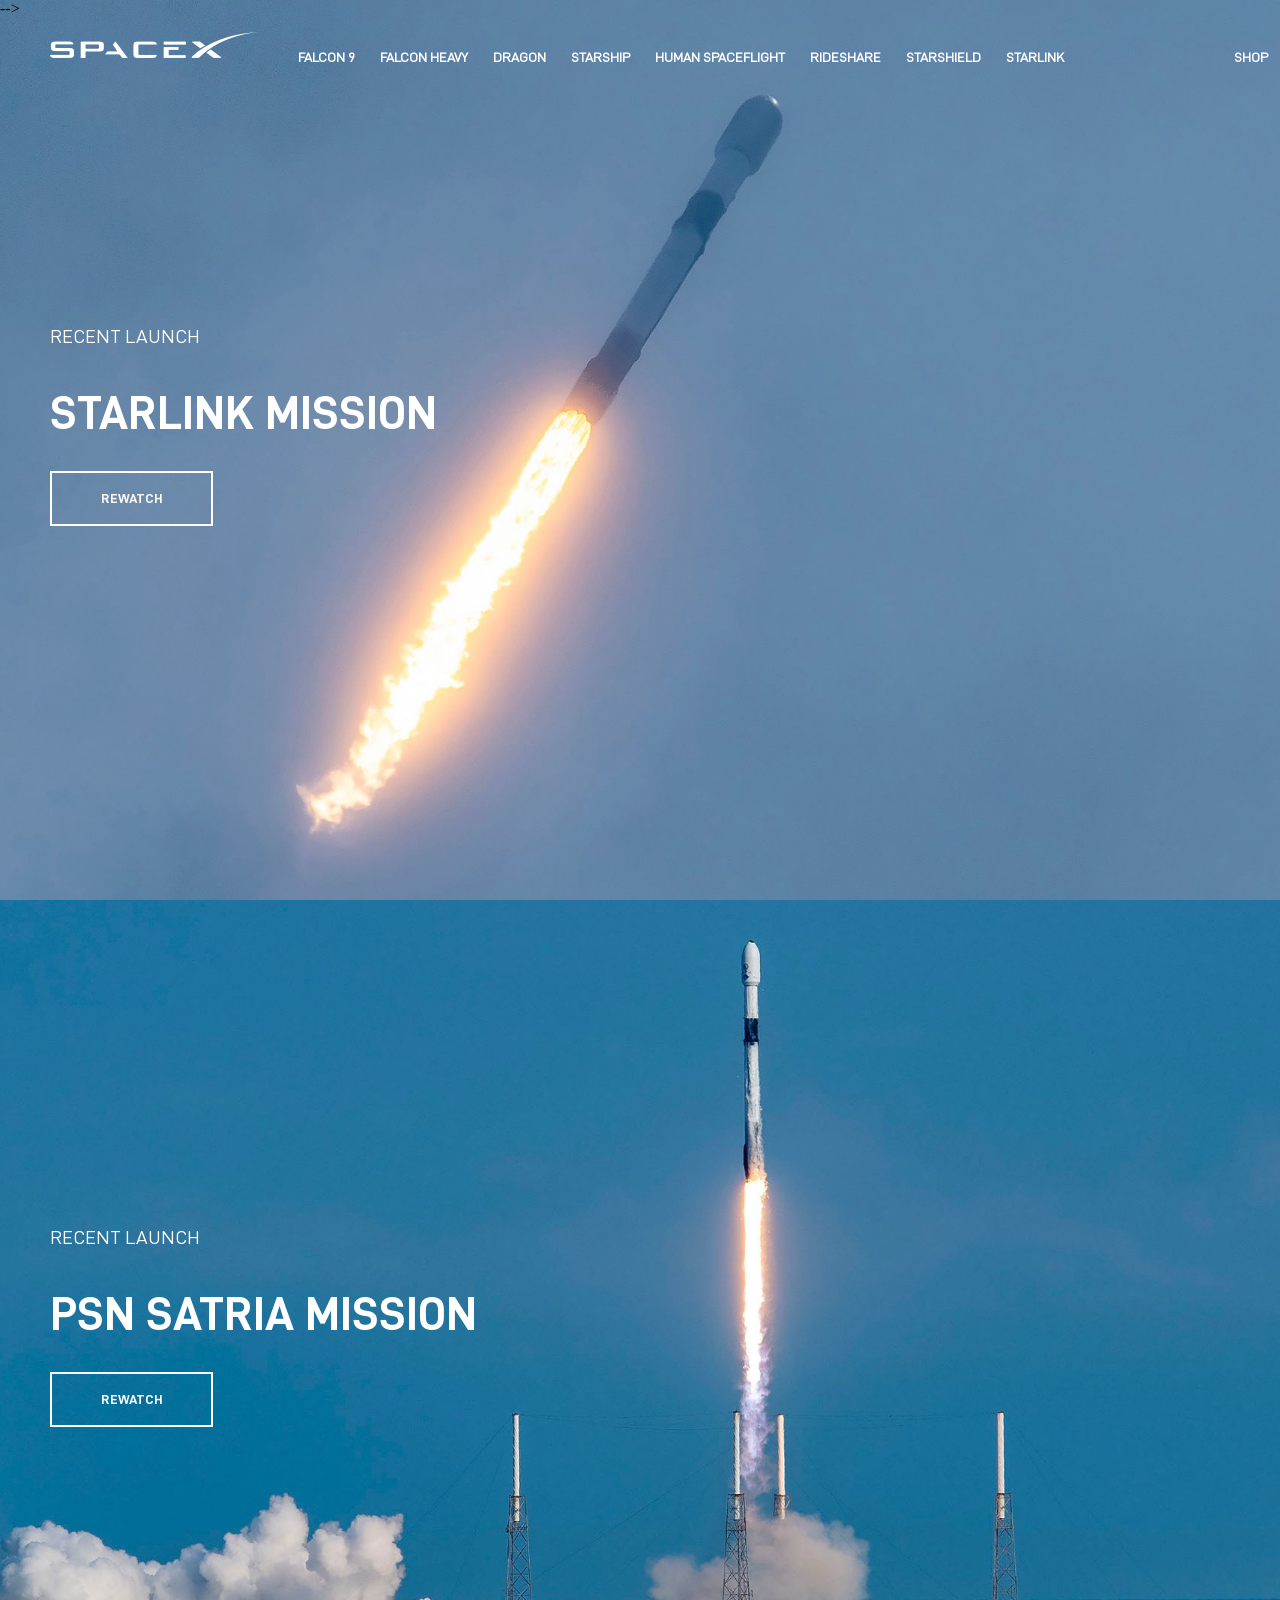
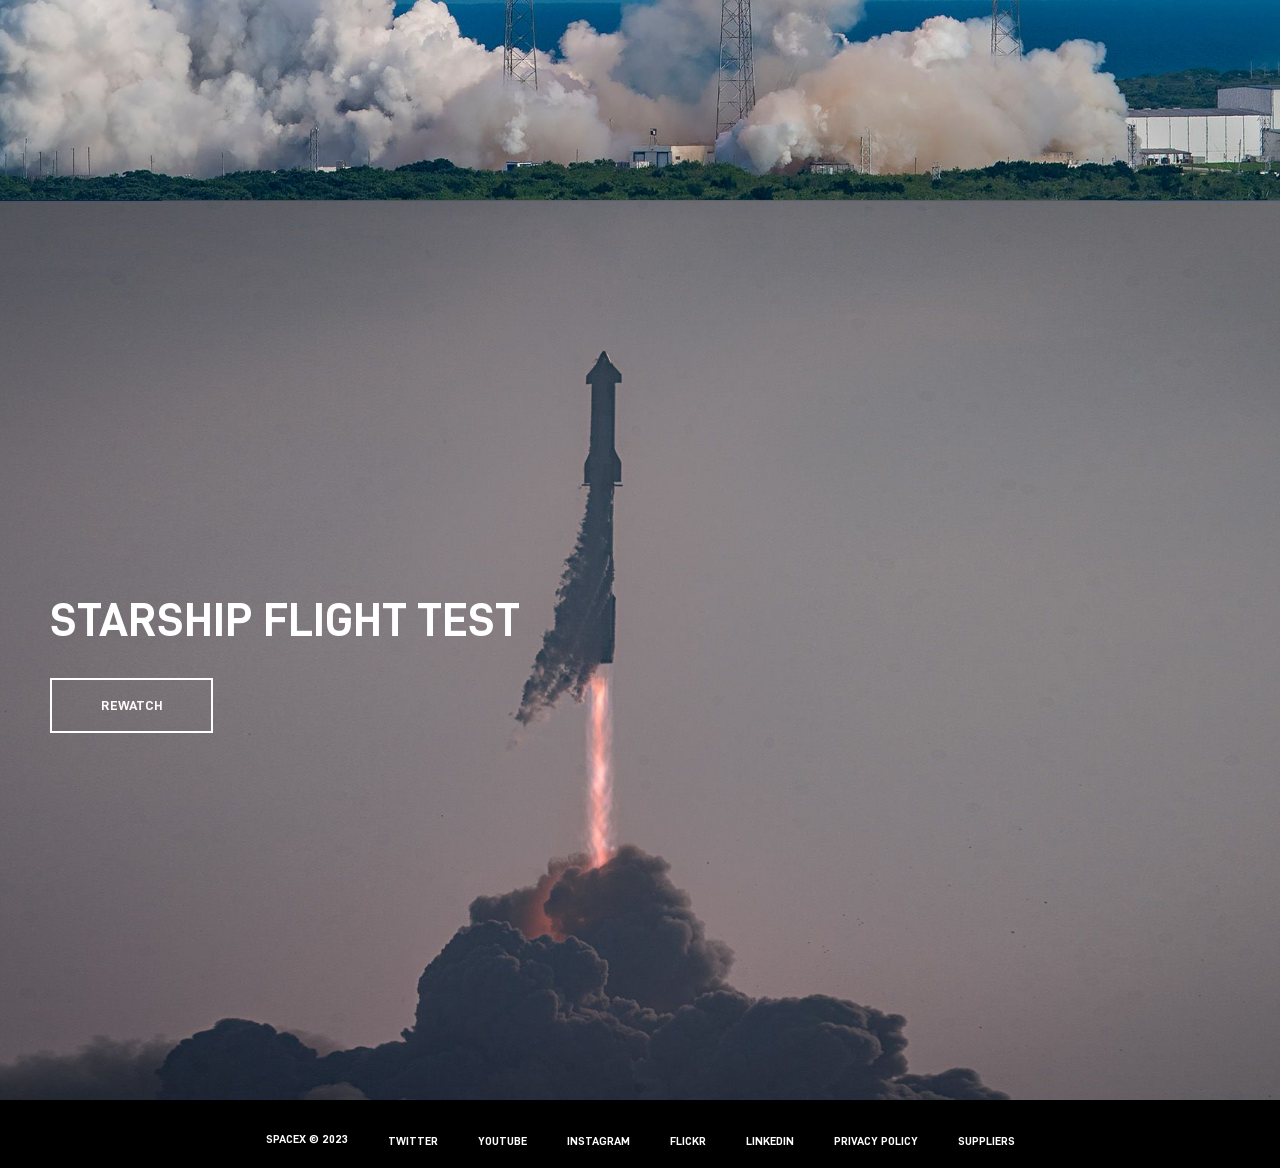
<file: index.html>
<!DOCTYPE html>
<html lang="en">
<head>
    <meta charset="UTF-8">
    <meta name="viewport" content="width=device-width, initial-scale=1.0">
    <meta name="Author" content="SANAL">
    <meta name="Description" content="This is a cloned websit of spacex on date 24/06/2023,done for selflearnng">
    <title>SPACEX HOME PAGE CLONE</title>
    <link rel="stylesheet" href="./style.css">
<link href="https://fonts.googleapis.com/css2?family=Ropa+Sans&display=swap" rel="stylesheet">
<link rel="stylesheet" href="https://fonts.googleapis.com/css2?family=Material+Symbols+Outlined:opsz,wght,FILL,GRAD@20..48,100..700,0..1,-50..200" />          
</head>
<body>
    <!--.......... header and first background image starts here............. -->
    <div class="first_background"><!-- first background image -->
       <!--  <div class="header">   to use  --><!-- in auto hide background  -->-->
            <div class="container">
                <!-- only to hold logo,navigation menu,hamburger menu -->
                  </div>
                            <div class="logo"> 
                                <a href="#"><img src="./122.png"></a>
                            </div><!-- logo closing -->
                                        <div class="navElement">
                                            <li><a href="#"><b>FALCON&nbsp;9</b></a></li>
                                            <li><a href="#"><b>FALCON&nbsp;HEAVY</b></a></li>
                                            <li><a href="#"><b>DRAGON</b></a></li>
                                            <li><a href="#"><b>STARSHIP</b></a></li>
                                            <li><a href="#"><b>HUMAN&nbsp;SPACEFLIGHT</b></a></li>
                                            <li><a href="#"><b>RIDESHARE</b></a></li>
                                            <li><a href="#"><b>STARSHIELD</b></a></li>
                                            <li><a href="#"><b>STARLINK</b></a></li>
                                            <li><a href="#"><b>SHOP</b></a></li>
                                            <a href="#"><div class="material-symbols-outlined">menu</div></a>
                                         </div><!-- navElement closing --> 
          
         <div class="text_first">                                             
            <div class="launch">RECENT LAUNCH</div>
            <div class="launch_name"><h1>STARLINK MISSION</h1></div>
            <a href="#"><button>REWATCH</button></a></div>
         </div> 


           <!-- container close -->
        <!-- </div> --><!-- header class closing -->
    </div><!-- backgroung imag closing -->  
<!--................. header section complete up to here only ..................-->




    <!-- ..........................MIDDLE PORTION........................ -->
    <div class="second_background">
        <br>
        <div class="text_second"> 
                <div class="launch">RECENT LAUNCH</div>
                <div class="launch_name"><h1>PSN SATRIA MISSION</h1></div>
                <a href="#"><button>REWATCH</button></a>
        </div> 
    </div> 

    <div class="third_background">
        <br>
        <div class="text_third"> 
            <div class="launch_name"><h1>STARSHIP FLIGHT TEST</h1></div>
            <a href="#"><button>REWATCH</button></a>
        </div> 
    </div>

    <!-- ..................MIDDLE PORTION ENDS HERE...................... -->





    <!--.....................footer part begins...........................-->
    <div class="footer">  
        
        
        
        <div class="footbox">     
            <span class="copyright">  
                SPACEX&nbsp;©&nbsp;2023
                 <!-- code here for class copyright -->
            </span><!-- copyright ends -->
            
                       <div class="social_menu">   
                         <!-- code here for class social menu  -->
                        <ul><a href="#">TWITTER</a></ul>
                        <ul><a href="#">YOUTUBE</a></ul>
                        <ul><a href="#">INSTAGRAM</a></ul>
                        <ul><a href="#">FLICKR</a></ul>
                        <ul><a href="#">LINKEDIN</a></ul>
                        <ul><a href="#">PRIVACY&nbsp;POLICY</a></ul>
                        <ul><a href="#">SUPPLIERS</a></ul>
                        
                       </div>      
        
        
        </div><!-- footbox end -->   
    </div><!-- footer end -->

    <!--..........................footer part ends.........................-->
</body>
</html>
</file>
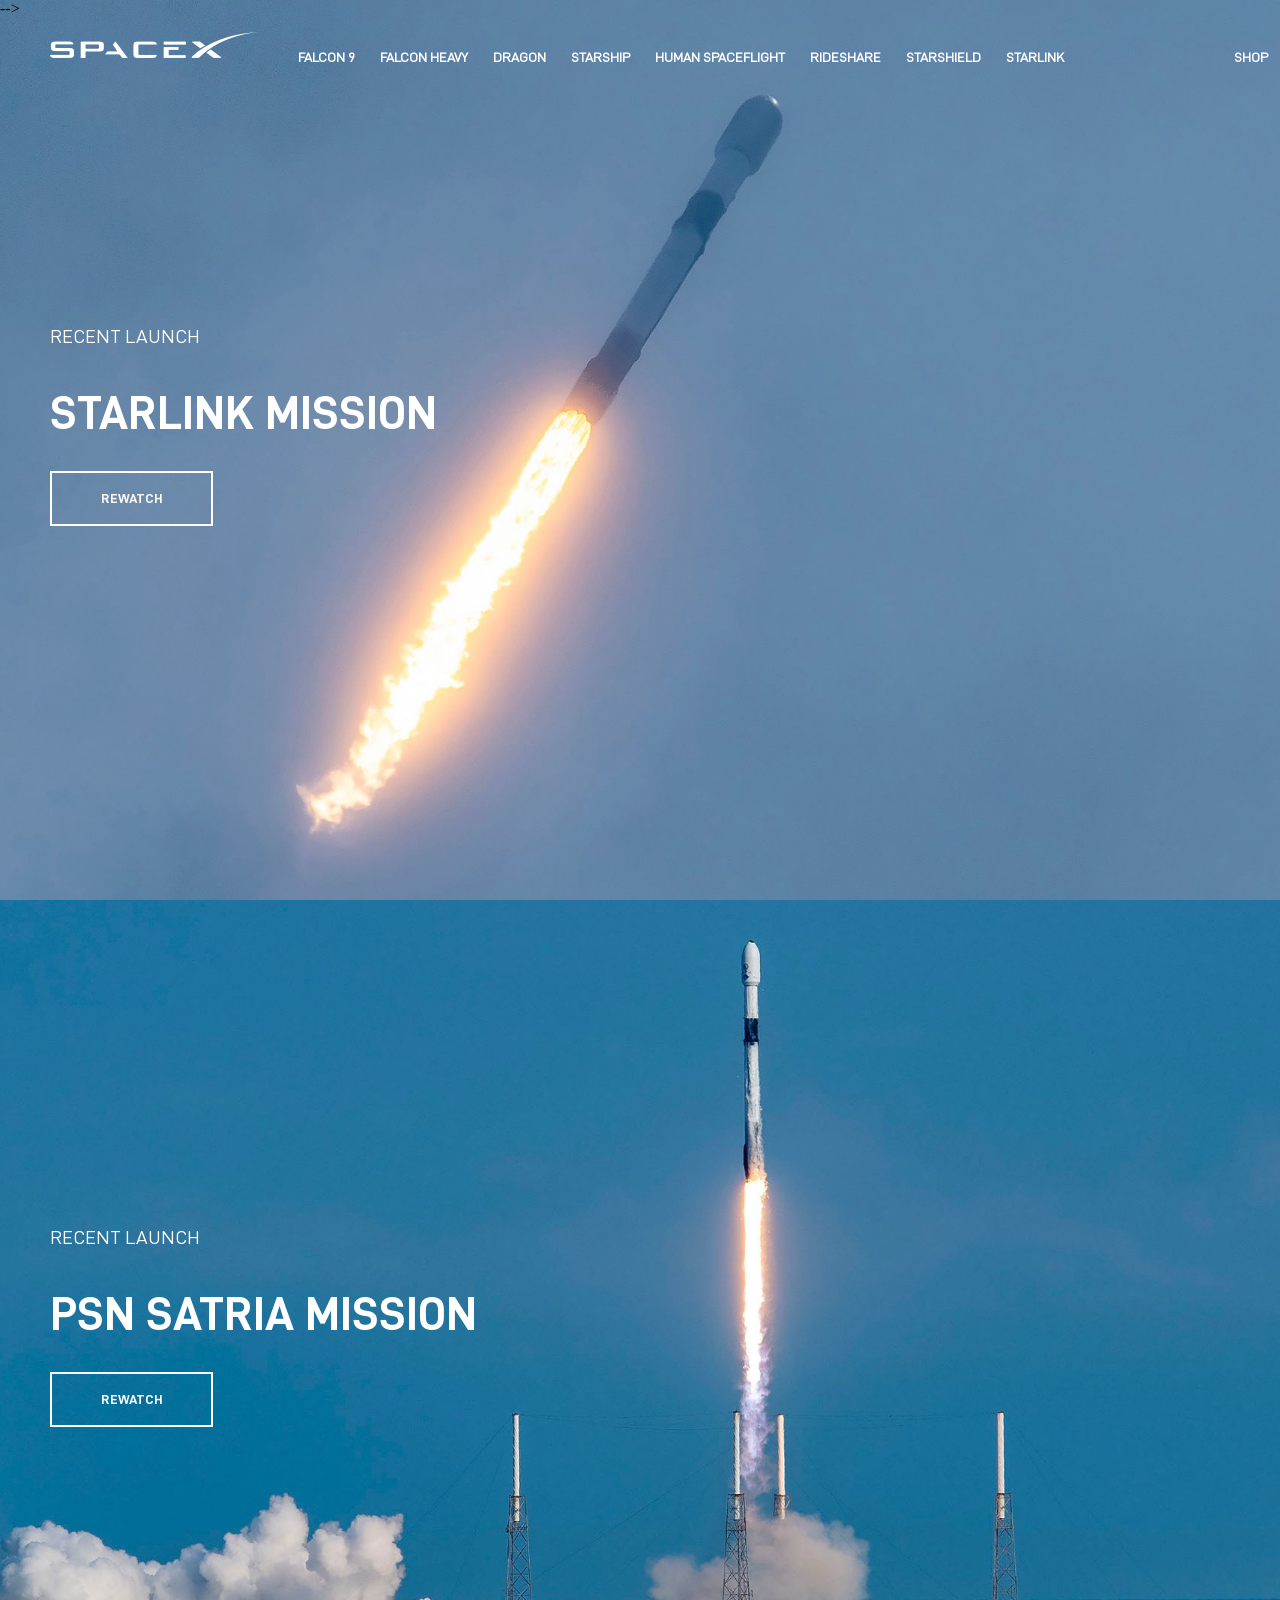
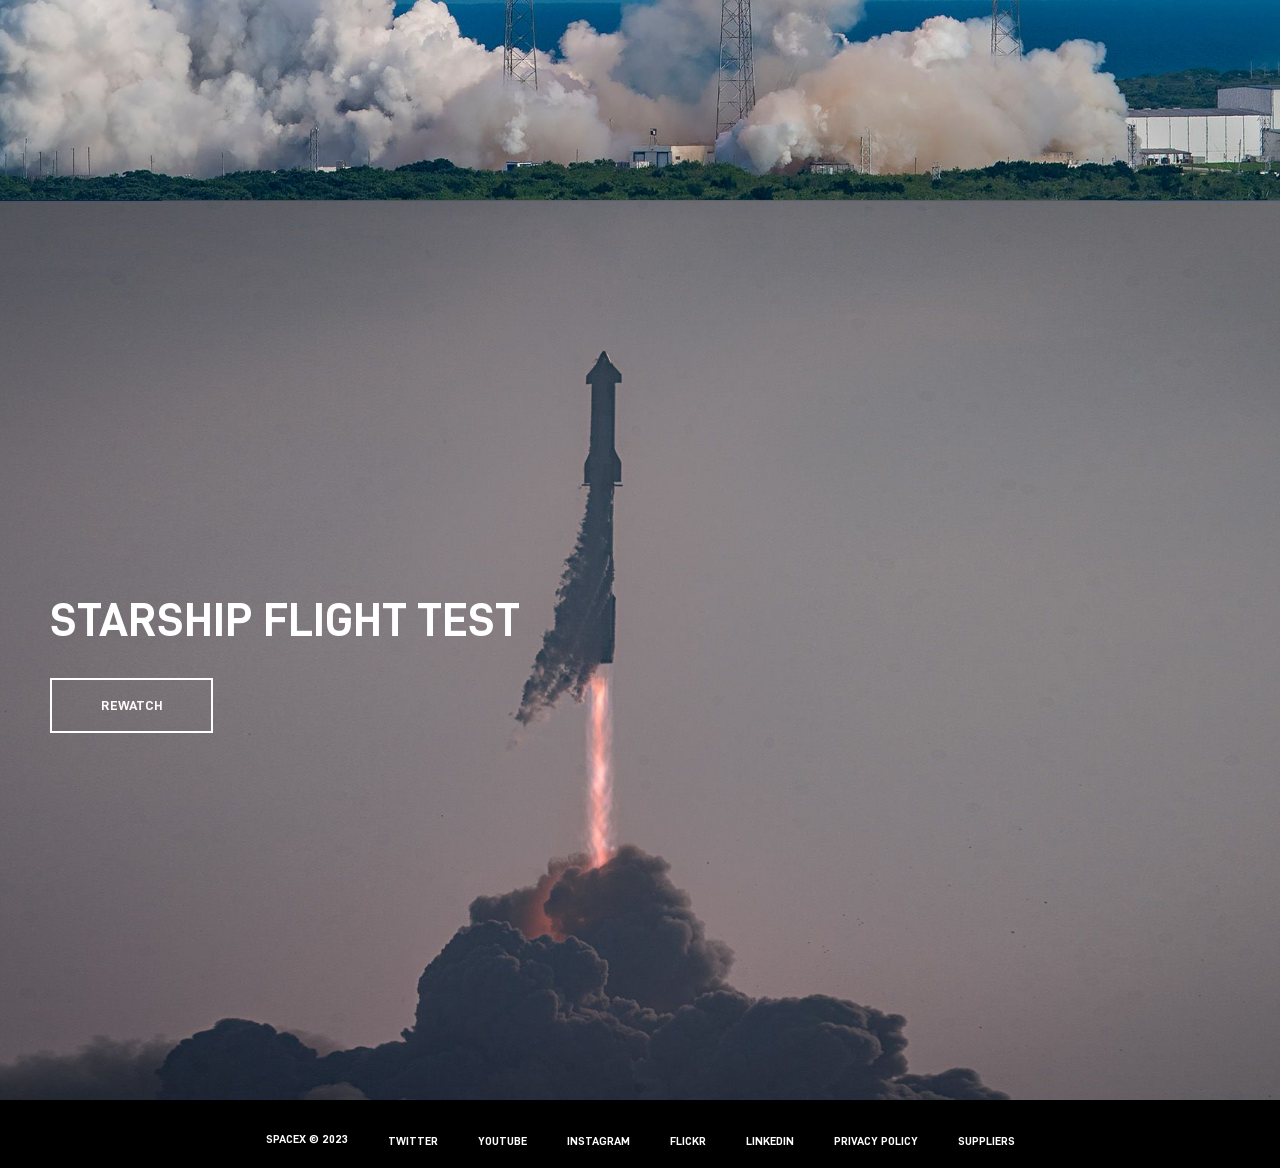
<file: index_space_x.html>
<!DOCTYPE html>
<html lang="en">
<head>
    <meta charset="UTF-8">
    <meta name="viewport" content="width=device-width, initial-scale=1.0">
    <meta name="Author" content="SANAL">
    <meta name="Description" content="This is a cloned websit of spacex on date 24/06/2023,done for selflearnng">
    <title>SPACEX HOME PAGE CLONE</title>
    <link rel="stylesheet" href="/style_spacex.css">
<link href="https://fonts.googleapis.com/css2?family=Ropa+Sans&display=swap" rel="stylesheet">
<link rel="stylesheet" href="https://fonts.googleapis.com/css2?family=Material+Symbols+Outlined:opsz,wght,FILL,GRAD@20..48,100..700,0..1,-50..200" />          
</head>
<body>
    <!--.......... header and first background image starts here............. -->
    <div class="first_background"><!-- first background image -->
       <!--  <div class="header">   to use  --><!-- in auto hide background  -->-->
            <div class="container">
                <!-- only to hold logo,navigation menu,hamburger menu -->
                  </div>
                            <div class="logo"> 
                                <a href="#"><img src="./122.png"></a>
                            </div><!-- logo closing -->
                                        <div class="navElement">
                                            <li><a href="#"><b>FALCON&nbsp;9</b></a></li>
                                            <li><a href="#"><b>FALCON&nbsp;HEAVY</b></a></li>
                                            <li><a href="#"><b>DRAGON</b></a></li>
                                            <li><a href="#"><b>STARSHIP</b></a></li>
                                            <li><a href="#"><b>HUMAN&nbsp;SPACEFLIGHT</b></a></li>
                                            <li><a href="#"><b>RIDESHARE</b></a></li>
                                            <li><a href="#"><b>STARSHIELD</b></a></li>
                                            <li><a href="#"><b>STARLINK</b></a></li>
                                            <li><a href="#"><b>SHOP</b></a></li>
                                            <a href="#"><div class="material-symbols-outlined">menu</div></a>
                                         </div><!-- navElement closing --> 
          
         <div class="text_first">                                             
            <div class="launch">RECENT LAUNCH</div>
            <div class="launch_name"><h1>STARLINK MISSION</h1></div>
            <a href="#"><button>REWATCH</button></a></div>
         </div> 


           <!-- container close -->
        <!-- </div> --><!-- header class closing -->
    </div><!-- backgroung imag closing -->  
<!--................. header section complete up to here only ..................-->




    <!-- ..........................MIDDLE PORTION........................ -->
    <div class="second_background">
        <br>
        <div class="text_second"> 
                <div class="launch">RECENT LAUNCH</div>
                <div class="launch_name"><h1>PSN SATRIA MISSION</h1></div>
                <a href="#"><button>REWATCH</button></a>
        </div> 
    </div> 

    <div class="third_background">
        <br>
        <div class="text_third"> 
            <div class="launch_name"><h1>STARSHIP FLIGHT TEST</h1></div>
            <a href="#"><button>REWATCH</button></a>
        </div> 
    </div>

    <!-- ..................MIDDLE PORTION ENDS HERE...................... -->





    <!--.....................footer part begins...........................-->
    <div class="footer">  
        
        
        
        <div class="footbox">     
            <span class="copyright">  
                SPACEX&nbsp;©&nbsp;2023
                 <!-- code here for class copyright -->
            </span><!-- copyright ends -->
            
                       <div class="social_menu">   
                         <!-- code here for class social menu  -->
                        <ul><a href="#">TWITTER</a></ul>
                        <ul><a href="#">YOUTUBE</a></ul>
                        <ul><a href="#">INSTAGRAM</a></ul>
                        <ul><a href="#">FLICKR</a></ul>
                        <ul><a href="#">LINKEDIN</a></ul>
                        <ul><a href="#">PRIVACY&nbsp;POLICY</a></ul>
                        <ul><a href="#">SUPPLIERS</a></ul>
                        
                       </div>      
        
        
        </div><!-- footbox end -->   
    </div><!-- footer end -->

    <!--..........................footer part ends.........................-->
</body>
</html>
</file>
<file: style.css>
@font-face{
    font-family: myfont;
    src: url(./D-DIN-Bold.ttf);
}
@font-face{
    font-family: amyfont;
    src: url(./D-DIN.ttf);
}

*{
    box-sizing: border-box;
}
body{/* to default settings */
    background-color: rgb(1, 0, 0);
    padding:0;
    margin:0;             
}

/*............. styling of header and its background starts here .............*/


.first_background{/* super container to header class, also contain background image,button,typing. */
    height:100vh;
    background: url('./01.jpg');
    background-repeat: no-repeat;
    background-size: cover;
    background-position: center;
    position: relative;
   

}

.header{/* super container of container class */
/* border: 5px solid rgb(21, 255, 0); */
background-size: cover;
width: 100%;
}

.contar{
    background-color: rgb(0, 10, 7);
    height: 100px;
    margin-top: 0;
    padding-top: 0;
}


.logo{/* styling of logo of spacex,seperate div inside a container */
display: block;
margin-left: auto;
position: absolute;
top: 32px;
left: 50px;
width: 210px;

/* border: 5px solid rgb(13, 112, 250); */
}

.navElement{/* styling of navigation elements,seperate div inside a container */
    margin-left: 298px;
    margin-top:29px;
    margin-right: 42px;
    display: flex;
    font-size: 14px;
    line-height: 20px;
    
    
   
}
.text_first{
    margin-top: 240px;
    color: rgb(255, 255, 255);
    margin-left:50px;
    width:520px;

    
}
.text_second{
    margin-top: 300px;
    color: rgb(255, 255, 255);
    margin-left:50px;
    width:520px;
   

}
.text_third{
    margin-top: 376px;
    color: rgb(255, 255, 255);
    margin-left:50px;
    width:520px
    
}

li{/* removing bullets from navigation elements*/
   list-style-type: none;
   font-family: amyfont;
   font-size: 14px;
   line-height: 20px;
   margin-right: 25px;
   position: relative;

}

li:nth-child(9){
    margin-right: 180;
}
li:nth-child(8){
    margin-right: 170px;
}

li::before{
    content:" ";
    position: absolute;
    background-color: white;
   right: 0;
   bottom:0.01rem; 
   height:1px;
    width: 0;
    transition:0.3s ease-in-out;
}
li:hover::before{
    content:" ";
    position:absolute;
    background-color: white;
   left: 0;
  bottom:0.01rem;
   height:1px; 
    width: 100%;
}

/* .............styling of header and its background ends here............... */






/* ..........styling of middel section and its background starts here...... */
.second_background{
    background-image: url('./PSN_Satria_pad39a_DSC_6855_desktop_6dd3f9c0d0.jpg');
    height:100vh;   
    background-repeat: no-repeat;
    background-size: cover;
    background-position: center;

}

.third_background{
    height:100vh;
    background: url('./STARSHIP_Testflight_DESKTOP_2b3bea613a.jpg');
    background-repeat: no-repeat;
    background-size: cover;
    background-position: center;

}
/* ..........styling of middel section and its background ends here...... */






/* ..........styling of footer section and its background starts here...... */

.footer{/* super parent of footbox */
background-color: black;
height:68px;
padding-top: 17px

}


.footbox{/* super parent to copyright and social menu */
display: flex;
justify-content: center;
font-family: myfont;
font-size: 12px;
line-height: 24px;
color: rgb(255, 255, 255);
}

.copyright{/*  holds copyright lettering  */
color: white;

padding-top: 10px;
}

.social_menu{/* holds all anchored social media links */
    
    display: flex;
}


/* anchor tag font and colour starts */
.social_menu a{
    color: white;
    text-decoration: none;
}
.navElement a{
    color: white;
    text-decoration: none;
}
.menu a{
    color: white;
    text-decoration: none;
}
/* anchor tag font and colour ends */




/* styling text and button in middle section starts*/
.launch{

    line-height: 38px;
    font-size: 20px;
    font-family: amyfont;
    
} 
.launch_name{
    font-size: 24px;
    font-family: myfont;
}
button{
    width: 163px;
    height:55px;
    font-size: 14px;
    font-family: myfont;
    background-color: transparent; 
    border-radius: 0%;
    border-color:rgb(255, 255, 255);
    border-width: 2px;
    z-index: 1;
    color: rgb(253, 250, 250);
    border-style: solid;
    position: relative;
    transition: 0.3s all ease-in-out 0s; 
    cursor: pointer; 
}


 button:before{
   content: ""; 
    position: absolute;
    height: 100%;
    width: 100%;
    top:0;
    left:0;
    background-color:#fffdfdf5;
    transition: 0.3s all ease-in-out 0s;  
  
  
   
} 

button::before{
    height: 0; 
    color: rgb(0, 5, 5);
        
    
}
button:hover::before{
    top:unset;
    bottom: 0;
    height: 100%;
  z-index: -1;
   

}
button:hover{
    color: rgb(10, 6, 0);
}
.social_menu:hover a:hover{
    color: rgb(148, 157, 153);
    transition: 0.4s all ease-in-out 0.0s;
}
</file>
<file: style_spacex.css>
@font-face{
    font-family: myfont;
    src: url(./D-DIN-Bold.ttf);
}
@font-face{
    font-family: amyfont;
    src: url(./D-DIN.ttf);
}

*{
    box-sizing: border-box;
}
body{/* to default settings */
    background-color: rgb(1, 0, 0);
    padding:0;
    margin:0;             
}

/*............. styling of header and its background starts here .............*/


.first_background{/* super container to header class, also contain background image,button,typing. */
    height:100vh;
    background: url('./01.jpg');
    background-repeat: no-repeat;
    background-size: cover;
    background-position: center;
    position: relative;
   

}

.header{/* super container of container class */
/* border: 5px solid rgb(21, 255, 0); */
background-size: cover;
width: 100%;
}

.contar{
    background-color: rgb(0, 10, 7);
    height: 100px;
    margin-top: 0;
    padding-top: 0;
}


.logo{/* styling of logo of spacex,seperate div inside a container */
display: block;
margin-left: auto;
position: absolute;
top: 32px;
left: 50px;
width: 210px;

/* border: 5px solid rgb(13, 112, 250); */
}

.navElement{/* styling of navigation elements,seperate div inside a container */
    margin-left: 298px;
    margin-top:29px;
    margin-right: 42px;
    display: flex;
    font-size: 14px;
    line-height: 20px;
    
    
   
}
.text_first{
    margin-top: 240px;
    color: rgb(255, 255, 255);
    margin-left:50px;
    width:520px;

    
}
.text_second{
    margin-top: 300px;
    color: rgb(255, 255, 255);
    margin-left:50px;
    width:520px;
   

}
.text_third{
    margin-top: 376px;
    color: rgb(255, 255, 255);
    margin-left:50px;
    width:520px
    
}

li{/* removing bullets from navigation elements*/
   list-style-type: none;
   font-family: amyfont;
   font-size: 14px;
   line-height: 20px;
   margin-right: 25px;
   position: relative;

}

li:nth-child(9){
    margin-right: 180;
}
li:nth-child(8){
    margin-right: 170px;
}

li::before{
    content:" ";
    position: absolute;
    background-color: white;
   right: 0;
   bottom:0.01rem; 
   height:1px;
    width: 0;
    transition:0.3s ease-in-out;
}
li:hover::before{
    content:" ";
    position:absolute;
    background-color: white;
   left: 0;
  bottom:0.01rem;
   height:1px; 
    width: 100%;
}

/* .............styling of header and its background ends here............... */






/* ..........styling of middel section and its background starts here...... */
.second_background{
    background-image: url('./PSN_Satria_pad39a_DSC_6855_desktop_6dd3f9c0d0.jpg');
    height:100vh;   
    background-repeat: no-repeat;
    background-size: cover;
    background-position: center;

}

.third_background{
    height:100vh;
    background: url('./STARSHIP_Testflight_DESKTOP_2b3bea613a.jpg');
    background-repeat: no-repeat;
    background-size: cover;
    background-position: center;

}
/* ..........styling of middel section and its background ends here...... */






/* ..........styling of footer section and its background starts here...... */

.footer{/* super parent of footbox */
background-color: black;
height:68px;
padding-top: 17px

}


.footbox{/* super parent to copyright and social menu */
display: flex;
justify-content: center;
font-family: myfont;
font-size: 12px;
line-height: 24px;
color: rgb(255, 255, 255);
}

.copyright{/*  holds copyright lettering  */
color: white;

padding-top: 10px;
}

.social_menu{/* holds all anchored social media links */
    
    display: flex;
}


/* anchor tag font and colour starts */
.social_menu a{
    color: white;
    text-decoration: none;
}
.navElement a{
    color: white;
    text-decoration: none;
}
.menu a{
    color: white;
    text-decoration: none;
}
/* anchor tag font and colour ends */




/* styling text and button in middle section starts*/
.launch{

    line-height: 38px;
    font-size: 20px;
    font-family: amyfont;
    
} 
.launch_name{
    font-size: 24px;
    font-family: myfont;
}
button{
    width: 163px;
    height:55px;
    font-size: 14px;
    font-family: myfont;
    background-color: transparent; 
    border-radius: 0%;
    border-color:rgb(255, 255, 255);
    border-width: 2px;
    z-index: 1;
    color: rgb(253, 250, 250);
    border-style: solid;
    position: relative;
    transition: 0.3s all ease-in-out 0s; 
    cursor: pointer; 
}


 button:before{
   content: ""; 
    position: absolute;
    height: 100%;
    width: 100%;
    top:0;
    left:0;
    background-color:#fffdfdf5;
    transition: 0.3s all ease-in-out 0s;  
  
  
   
} 

button::before{
    height: 0; 
    color: rgb(0, 5, 5);
        
    
}
button:hover::before{
    top:unset;
    bottom: 0;
    height: 100%;
  z-index: -1;
   

}
button:hover{
    color: rgb(10, 6, 0);
}
.social_menu:hover a:hover{
    color: rgb(148, 157, 153);
    transition: 0.4s all ease-in-out 0.0s;
}
</file>
